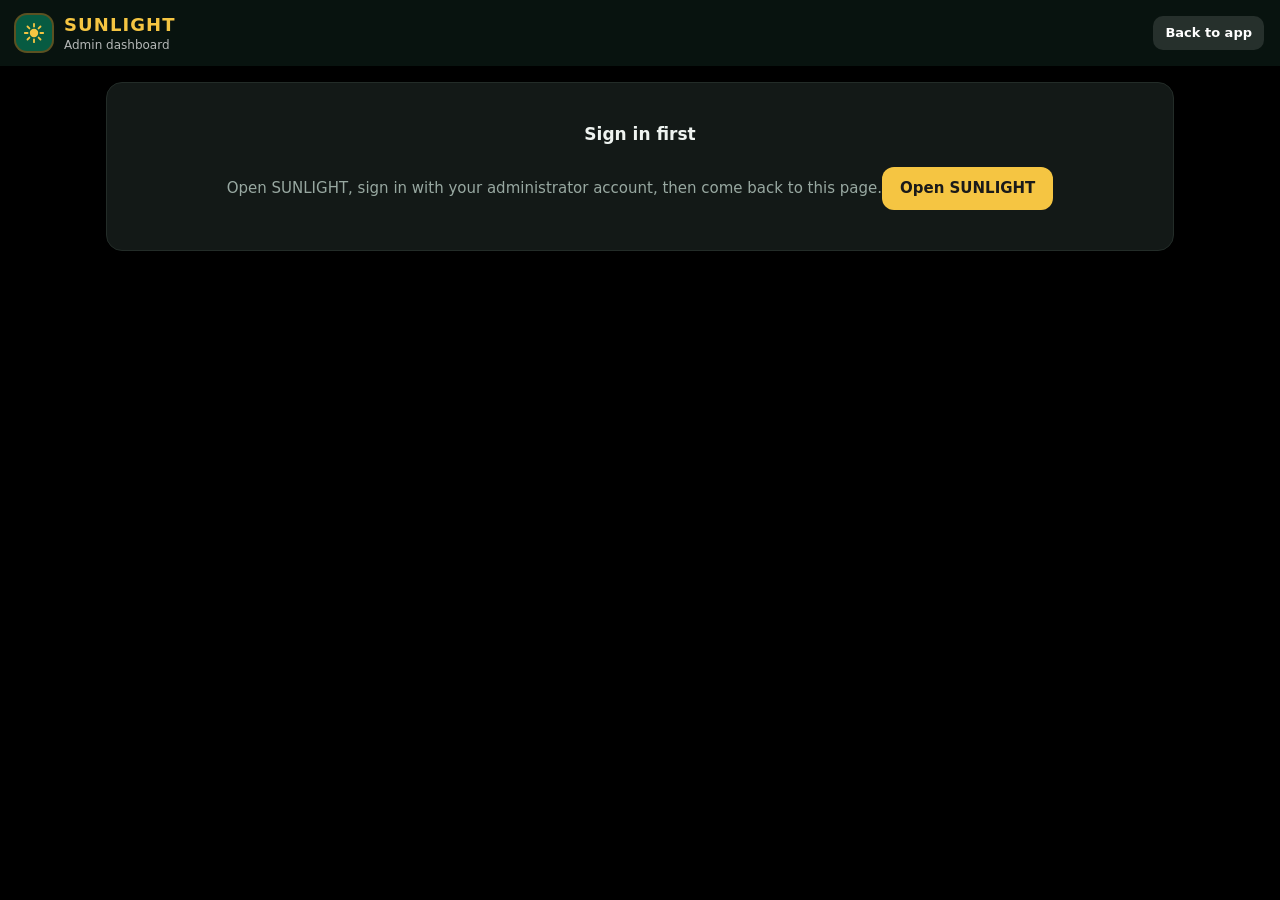
<file: public/admin.html>
<!doctype html>
<html lang="en">
<head>
<meta charset="utf-8">
<meta name="viewport" content="width=device-width,initial-scale=1,viewport-fit=cover">
<meta name="robots" content="noindex,nofollow">
<title>SUNLIGHT Admin</title>
<script>try{document.documentElement.dataset.theme=localStorage.getItem("sl_theme")==="light"?"light":"dark"}catch(e){document.documentElement.dataset.theme="dark"}</script>
<style>
:root,:root[data-theme="light"]{--green:#075B42;--green-d:#054733;--gold:#F5C542;--bg:#E9EFEC;--surface:#fff;--text:#17231F;--muted:#6B7A74;--line:#E3EAE6;--soft:#F4F8F6;--head:#075B42;--accent:#075B42;--danger:#C93B3B;--danger-s:#FCE9E9;--ok:#13804F;--ok-s:#DDF3E8;--shadow:0 4px 18px rgba(7,91,66,.10)}
:root[data-theme="dark"]{--bg:#000;--surface:#131917;--text:#EEF3F0;--muted:#98A8A1;--line:#232C28;--soft:#1A211E;--head:#08130F;--accent:#F5C542;--danger:#FF7B7B;--danger-s:#3A1B1B;--ok:#58D69A;--ok-s:#0E3325;--shadow:0 4px 18px rgba(0,0,0,.5);color-scheme:dark}
*{box-sizing:border-box;margin:0;padding:0;-webkit-tap-highlight-color:transparent}
html,body{min-height:100%}
body{font-family:Inter,system-ui,-apple-system,Segoe UI,Roboto,sans-serif;background:var(--bg);color:var(--text);font-size:15px;line-height:1.4}
button{font:inherit;color:inherit;background:none;border:0;cursor:pointer}
input,select{font:inherit;color:inherit}
:focus-visible{outline:2px solid var(--gold);outline-offset:2px}
.top{position:sticky;top:0;z-index:5;background:var(--head);color:#fff;display:flex;align-items:center;gap:12px;padding:12px 16px;padding-top:max(12px,env(safe-area-inset-top))}
.logo{width:36px;height:36px;border-radius:11px;background:var(--green);display:grid;place-items:center;flex:none;box-shadow:0 0 0 2px rgba(245,197,66,.35)}
.top h1{font-size:18px;letter-spacing:.06em;font-weight:800;color:var(--gold)}
.top small{display:block;color:rgba(255,255,255,.7);font-size:12px;letter-spacing:0;font-weight:500}
.top .sp{flex:1}
.top a,.top button.lnk{color:#fff;text-decoration:none;font-size:13px;font-weight:600;padding:8px 12px;border-radius:10px;background:rgba(255,255,255,.12)}
main{max-width:1100px;margin:0 auto;padding:16px}
h2{font-size:20px;margin:6px 0 14px}
.stats{display:grid;grid-template-columns:repeat(2,1fr);gap:12px;margin-bottom:16px}
@media(min-width:760px){.stats{grid-template-columns:repeat(4,1fr)}}
.card{background:var(--surface);border:1px solid var(--line);border-radius:16px;box-shadow:var(--shadow)}
.stat{padding:14px 16px}
.stat span{display:block;color:var(--muted);font-size:12.5px;font-weight:600;text-transform:uppercase;letter-spacing:.05em}
.stat b{display:block;font-size:28px;margin-top:4px;font-weight:800}
.stat.g b{color:var(--ok)}.stat.r b{color:var(--danger)}.stat.y b{color:var(--accent)}
.bar{display:flex;flex-wrap:wrap;gap:10px;padding:12px;margin-bottom:12px;align-items:center}
.search{flex:1 1 220px;display:flex;align-items:center;gap:8px;background:var(--soft);border-radius:12px;padding:0 12px;border:1.5px solid transparent}
.search:focus-within{border-color:var(--gold)}
.search input{flex:1;min-width:0;background:none;border:0;outline:0;padding:11px 0}
.chips{display:flex;gap:6px}
.chip{padding:9px 14px;border-radius:999px;background:var(--soft);font-weight:600;font-size:13.5px}
.chip[aria-pressed=true]{background:var(--green);color:#fff}
:root[data-theme=dark] .chip[aria-pressed=true]{background:var(--gold);color:#1a1a1a}
select{background:var(--soft);border:0;border-radius:12px;padding:10px 12px;font-weight:600}
.list{overflow:hidden}
.hd,.urow{display:grid;grid-template-columns:minmax(0,2.2fr) .7fr 1.3fr 1.2fr .9fr;gap:12px;align-items:center;padding:12px 16px}
.hd{color:var(--muted);font-size:12px;text-transform:uppercase;letter-spacing:.05em;font-weight:700;border-bottom:1px solid var(--line)}
.urow{width:100%;text-align:left;border-bottom:1px solid var(--line)}
.urow:last-child{border-bottom:0}
.urow:hover{background:var(--soft)}
.who{display:flex;align-items:center;gap:12px;min-width:0}
.who div{min-width:0}
.who strong{display:block;white-space:nowrap;overflow:hidden;text-overflow:ellipsis}
.who small{display:block;color:var(--muted);white-space:nowrap;overflow:hidden;text-overflow:ellipsis}
.av{width:40px;height:40px;border-radius:50%;flex:none;display:grid;place-items:center;color:#fff;font-weight:700;font-size:14px;background:var(--green);overflow:hidden;position:relative}
.av img{position:absolute;inset:0;width:100%;height:100%;object-fit:cover}
.av.lg{width:64px;height:64px;font-size:22px}
.badge{display:inline-block;padding:4px 10px;border-radius:999px;font-size:12px;font-weight:700}
.badge.active{background:var(--ok-s);color:var(--ok)}.badge.suspended{background:var(--danger-s);color:var(--danger)}
.muted{color:var(--muted)}
.lbl{display:none;color:var(--muted);font-size:11.5px;text-transform:uppercase;letter-spacing:.04em;font-weight:700}
@media(max-width:759px){
 .hd{display:none}
 .urow{grid-template-columns:1fr 1fr;gap:8px 12px;padding:14px 16px}
 .urow .who{grid-column:1/-1}
 .lbl{display:block}
 .urow .st{justify-self:start}
}
.pager{display:flex;align-items:center;justify-content:space-between;gap:10px;padding:12px 4px;flex-wrap:wrap}
.pager button{padding:10px 16px;border-radius:12px;background:var(--surface);border:1px solid var(--line);font-weight:600}
.pager button:disabled{opacity:.4;cursor:default}
.state{padding:40px 20px;text-align:center;color:var(--muted)}
.state b{display:block;color:var(--text);font-size:17px;margin-bottom:6px}
.state button,.btn{margin-top:14px;padding:11px 18px;border-radius:12px;background:var(--green);color:#fff;font-weight:700}
:root[data-theme=dark] .state button,:root[data-theme=dark] .btn{background:var(--gold);color:#1a1a1a}
:root .btn.danger,:root[data-theme=dark] .btn.danger{background:var(--danger-s);color:var(--danger);border:1px solid var(--danger)}
:root .btn.ok,:root[data-theme=dark] .btn.ok{background:var(--ok-s);color:var(--ok);border:1px solid var(--ok)}
.btn:disabled{opacity:.5}
.sk{height:64px;margin:0;border-bottom:1px solid var(--line);background:linear-gradient(90deg,var(--soft),var(--line),var(--soft));background-size:200% 100%;animation:sh 1.2s infinite}
@keyframes sh{to{background-position:-200% 0}}
.scrim{position:fixed;inset:0;background:rgba(0,0,0,.5);z-index:20;display:flex;justify-content:flex-end}
.scrim[hidden]{display:none}
.panel{background:var(--surface);width:min(440px,100%);height:100%;overflow:auto;padding:18px 18px calc(24px + env(safe-area-inset-bottom));box-shadow:-8px 0 30px rgba(0,0,0,.25)}
@media(max-width:759px){.scrim{align-items:flex-end}.panel{width:100%;height:auto;max-height:92%;border-radius:20px 20px 0 0}}
.ph{display:flex;align-items:center;gap:14px;margin-bottom:14px}
.ph h3{font-size:19px}.ph p{color:var(--muted)}
.x{margin-left:auto;font-size:22px;padding:6px 10px;color:var(--muted)}
.kv{display:grid;grid-template-columns:1fr 1.4fr;gap:10px 12px;padding:12px 0;border-top:1px solid var(--line)}
.kv span{color:var(--muted)}.kv b{font-weight:600;word-break:break-word}
.cnt{display:grid;grid-template-columns:repeat(3,1fr);gap:8px;margin:12px 0}
.cnt div{background:var(--soft);border-radius:12px;padding:10px;text-align:center}
.cnt b{display:block;font-size:19px}.cnt span{font-size:11.5px;color:var(--muted)}
.note{font-size:12.5px;color:var(--muted);margin-top:10px}
.toast{position:fixed;left:50%;bottom:24px;transform:translateX(-50%);background:#16211d;color:#fff;padding:12px 18px;border-radius:12px;z-index:30;max-width:90%;text-align:center}
.toast[hidden]{display:none}
.sec{border-top:1px solid var(--line);margin-top:16px;padding-top:14px}
.sec h4{font-size:14px;margin-bottom:10px}
.fld{display:block;margin-bottom:10px}.fld span{display:block;font-size:12px;color:var(--muted);font-weight:600;margin-bottom:4px}
.fld input{width:100%;background:var(--soft);border:1.5px solid transparent;border-radius:12px;padding:11px 12px;outline:0}
.fld input:focus{border-color:var(--gold)}
.chk{display:flex;gap:10px;align-items:flex-start;margin:6px 0 12px;font-size:13.5px}
.chk input{margin-top:3px;width:18px;height:18px;flex:none}
.pw{display:flex;gap:8px;align-items:center;background:var(--soft);border:1.5px dashed var(--gold);border-radius:12px;padding:12px;margin:10px 0}
.pw code{flex:1;font-size:20px;font-weight:800;letter-spacing:.08em;word-break:break-all}
.pw button{padding:8px 12px;border-radius:10px;background:var(--green);color:#fff;font-weight:700}
:root[data-theme=dark] .pw button{background:var(--gold);color:#1a1a1a}
.logl{font-size:13px;color:var(--muted);padding:6px 0;border-bottom:1px solid var(--line)}.logl b{color:var(--text)}
.btn.sm{margin-top:0;padding:9px 14px;font-size:14px}
.row2{display:flex;gap:8px;flex-wrap:wrap}
.sr{position:absolute;width:1px;height:1px;overflow:hidden;clip:rect(0 0 0 0)}

.tabs{display:flex;gap:6px;margin-bottom:14px;overflow-x:auto}.tab{padding:10px 16px;border-radius:12px;background:var(--surface);border:1px solid var(--line);font-weight:700;font-size:14px;white-space:nowrap;display:inline-flex;gap:8px;align-items:center}
.tab[aria-selected=true]{background:var(--green);color:#fff;border-color:var(--green)}:root[data-theme=dark] .tab[aria-selected=true]{background:var(--gold);color:#1a1a1a;border-color:var(--gold)}
.tab .n{background:var(--danger);color:#fff;border-radius:999px;font-size:11.5px;padding:1px 7px;font-weight:800}.tab .n[hidden]{display:none}
.stats.five{grid-template-columns:repeat(2,1fr)}@media(min-width:760px){.stats.five{grid-template-columns:repeat(5,1fr)}}
.badge.open{background:rgba(245,197,66,.2);color:#B58900}:root[data-theme=dark] .badge.open{color:var(--gold)}.badge.review,.badge.progress{background:rgba(80,150,255,.16);color:#2f6fd0}:root[data-theme=dark] .badge.review,:root[data-theme=dark] .badge.progress{color:#7db4ff}.badge.resolved{background:var(--ok-s);color:var(--ok)}.badge.rejected{background:var(--danger-s);color:var(--danger)}
.rrow{width:100%;text-align:left;display:grid;grid-template-columns:.5fr 1.6fr 1.1fr 1fr .9fr;gap:12px;align-items:center;padding:12px 16px;border-bottom:1px solid var(--line)}.rrow:hover{background:var(--soft)}.rrow:last-child{border-bottom:0}
.rhd{display:grid;grid-template-columns:.5fr 1.6fr 1.1fr 1fr .9fr;gap:12px;padding:12px 16px;color:var(--muted);font-size:12px;text-transform:uppercase;letter-spacing:.05em;font-weight:700;border-bottom:1px solid var(--line)}
.rrow small{display:block;color:var(--muted);white-space:nowrap;overflow:hidden;text-overflow:ellipsis}.rrow strong{display:block;white-space:nowrap;overflow:hidden;text-overflow:ellipsis}
.newdot{display:inline-block;background:var(--gold);color:#1a1a1a;font-size:11px;font-weight:800;border-radius:999px;padding:1px 7px;margin-left:6px}
@media(max-width:759px){.rhd{display:none}.rrow{grid-template-columns:1fr 1fr;gap:6px 12px}}
.thr{display:flex;flex-direction:column;gap:8px;max-height:46vh;overflow:auto;padding:4px 0 8px}.bub{max-width:88%;padding:9px 12px;border-radius:14px;background:var(--soft);align-self:flex-start;white-space:pre-wrap;word-break:break-word;font-size:14.5px}.bub.adm{background:var(--gold);color:#1a1a1a;align-self:flex-end}.bub small{display:block;font-size:11px;opacity:.7;margin-top:3px}.bub img,.evid{display:block;max-width:100%;max-height:260px;border-radius:10px;margin-top:6px}
.fld textarea,.ta{width:100%;background:var(--soft);border:1.5px solid var(--line);border-radius:12px;padding:11px 12px;min-height:80px;font:inherit;color:inherit;resize:vertical}
.quote{background:var(--soft);border-left:3px solid var(--gold);padding:8px 12px;border-radius:8px;white-space:pre-wrap;word-break:break-word;margin:6px 0}
</style>
</head>
<body>
<header class="top">
  <span class="logo" aria-hidden="true"><svg width="22" height="22" viewBox="0 0 24 24" fill="#F5C542"><circle cx="12" cy="12" r="4.6"/><g stroke="#F5C542" stroke-width="2" stroke-linecap="round"><path d="M12 2v3M12 19v3M2 12h3M19 12h3M4.9 4.9l2.1 2.1M17 17l2.1 2.1M19.1 4.9L17 7M7 17l-2.1 2.1"/></g></svg></span>
  <h1>SUNLIGHT<small>Admin dashboard</small></h1>
  <span class="sp"></span>
  <a href="/">Back to app</a>
</header>
<main id="main"><div class="state"><b>Loading…</b></div></main>

<div class="scrim" id="scrim" hidden><div class="panel" id="panel" role="dialog" aria-modal="true" aria-label="User details"></div></div>
<div class="toast" id="toast" hidden></div>

<script>
const $ = s => document.querySelector(s);
const esc = s => String(s == null ? '' : s).replace(/[&<>"']/g, c => ({ '&': '&amp;', '<': '&lt;', '>': '&gt;', '"': '&quot;', "'": '&#39;' }[c]));
const token = (() => { try { return localStorage.getItem('sl_token'); } catch { return null; } })();
let st = { q: '', status: 'all', sort: 'newest', page: 1 }, phoneOn = false, seq = 0, reqN = 0, timer = 0;
async function api(path, body) {
  let res; try { res = await fetch('/api/' + path, { method: body ? 'POST' : 'GET', headers: { 'content-type': 'application/json', authorization: 'Bearer ' + token }, body: body ? JSON.stringify(body) : undefined }); }
  catch { const e = new Error('Cannot reach the server. Check your internet connection.'); e.net = true; throw e; }
  const d = await res.json().catch(() => null);
  if (!res.ok) { const e = new Error((d && d.error) || 'Something went wrong'); e.status = res.status; throw e; }
  return d;
}
function toast(t) { const el = $('#toast'); el.textContent = t; el.hidden = false; clearTimeout(toast.t); toast.t = setTimeout(() => el.hidden = true, 3200); }
const fmtDate = ts => ts ? new Date(ts).toLocaleDateString([], { day: 'numeric', month: 'short', year: 'numeric' }) : 'Unknown';
const fmtTime = ts => ts ? new Date(ts).toLocaleString([], { day: 'numeric', month: 'short', year: 'numeric', hour: '2-digit', minute: '2-digit' }) : 'Unknown';
const COLORS = ['#075B42', '#0F7B5C', '#7A5C00', '#2F6F9F', '#6B4FA0', '#B5532F', '#334155', '#A07800'];
const initials = n => (String(n).trim().split(/\s+/).slice(0, 2).map(w => w[0]).join('') || '?').toUpperCase();
const avCache = new Map();
function avatar(u, big) {
  const id = 'av' + (++seq);
  if (u.avatar) setTimeout(async () => {
    try { let url = avCache.get(u.avatar); if (!url) { const d = await api('media/' + encodeURIComponent(u.avatar)); url = 'data:' + d.type + ';base64,' + d.data; avCache.set(u.avatar, url); } const el = document.getElementById(id); if (el) el.insertAdjacentHTML('beforeend', `<img alt="" src="${url}">`); } catch {}
  }, 0);
  return `<span class="av${big ? ' lg' : ''}" id="${id}" style="background:${COLORS[u.id % COLORS.length]}">${esc(initials(u.name || u.username))}</span>`;
}
const badge = s => `<span class="badge ${s}">${s === 'suspended' ? 'Suspended' : 'Active'}</span>`;

/* ---------- gatekeeping ---------- */
async function gate() {
  if (!token) return state('Sign in first', 'Open SUNLIGHT, sign in with your administrator account, then come back to this page.', '<a class="btn" style="display:inline-block;text-decoration:none" href="/">Open SUNLIGHT</a>');
  try { await api('admin/overview'); }
  catch (e) {
    if (e.status === 401) return state('Please sign in again', 'Your session has ended. Sign in to SUNLIGHT, then reopen this page.', '<a class="btn" style="display:inline-block;text-decoration:none" href="/">Open SUNLIGHT</a>');
    if (e.status === 404 || e.status === 403) {
      let id = ''; try { id = (await api('me')).user.id; } catch {}
      return state('Administrators only', 'This account does not have administrator access.' + (id ? ` Your user ID is <b style="display:inline">${esc(id)}</b>. The owner grants access by adding this ID to the <code>ADMIN_USER_IDS</code> setting of the Worker.` : ''));
    }
    return state('Could not load', esc(e.message), '<button id="retry">Try again</button>', () => $('#retry').onclick = gate);
  }
  shell();
}
function state(title, text, extra, hook) { $('#main').innerHTML = `<div class="card state"><b>${esc(title)}</b>${text}${extra || ''}</div>`; if (hook) hook(); }

/* ---------- dashboard ---------- */
let tab = 'users', navTimer = 0, panelPoll = 0;
const TABS = [['users', 'Users'], ['reports', 'Reports'], ['support', 'Support Inbox']];
function shell() {
  $('#main').innerHTML = `<div class="tabs" role="tablist">${TABS.map(t => `<button class="tab" role="tab" data-tab="${t[0]}" aria-selected="${t[0] === tab}">${t[1]}<span class="n" id="n_${t[0]}" hidden></span></button>`).join('')}</div><div id="view"></div>`;
  document.querySelectorAll('.tab').forEach(b => b.onclick = () => { tab = b.dataset.tab; document.querySelectorAll('.tab').forEach(x => x.setAttribute('aria-selected', x === b)); showTab(); });
  clearInterval(navTimer); navTimer = setInterval(refreshNav, 15000); showTab();
}
async function refreshNav() {
  try {
    const o = await api('admin/overview');
    const set = (id, n) => { const e = $('#' + id); if (e) { e.textContent = n; e.hidden = !n; } };
    set('n_reports', o.reports_pending); set('n_support', o.support_unread);
    if (tab === 'support' && window.supLoad && o.support_unread !== refreshNav.last && $('#scrim').hidden) window.supLoad();
    if (tab === 'reports' && window.repLoad && o.reports_pending !== refreshNav.lastR && $('#scrim').hidden) window.repLoad();
    refreshNav.lastR = o.reports_pending;
    refreshNav.last = o.support_unread;
  } catch {}
}
function showTab() { refreshNav(); clearTimeout(timer); ++reqN; if (tab === 'users') showUsers(); else if (tab === 'reports') showReports(); else showSupport(); }
function showUsers() {
  $('#view').innerHTML = `
  <h2>Users</h2>
  <div class="stats" id="stats"></div>
  <div class="card bar">
    <label class="search"><span class="sr">Search users</span><svg width="16" height="16" viewBox="0 0 24 24" fill="none" stroke="currentColor" stroke-width="2.4" stroke-linecap="round"><circle cx="11" cy="11" r="7"/><path d="M20 20l-3.5-3.5"/></svg><input id="q" type="search" placeholder="Search username or user ID" autocomplete="off" maxlength="40"></label>
    <div class="chips" role="group" aria-label="Filter by status">
      <button class="chip" data-s="all" aria-pressed="true">All</button><button class="chip" data-s="active" aria-pressed="false">Active</button><button class="chip" data-s="suspended" aria-pressed="false">Suspended</button>
    </div>
    <label><span class="sr">Sort</span><select id="sort"><option value="newest">Newest first</option><option value="oldest">Oldest first</option></select></label>
  </div>
  <div class="card list" id="list"></div>
  <div class="pager" id="pager"></div>`;
  $('#q').addEventListener('input', e => { clearTimeout(timer); timer = setTimeout(() => { st.q = e.target.value.trim(); st.page = 1; load(); }, 300); });
  document.querySelectorAll('.chip').forEach(c => c.onclick = () => { st.status = c.dataset.s; st.page = 1; document.querySelectorAll('.chip').forEach(x => x.setAttribute('aria-pressed', x === c)); load(); });
  $('#sort').onchange = e => { st.sort = e.target.value; st.page = 1; load(); };
  loadStats(); load();
}
async function loadStats() {
  try {
    const o = await api('admin/overview'); phoneOn = o.phone_enabled;
    $('#stats').innerHTML = [['Total users', o.total, ''], ['Active', o.active, 'g'], ['Suspended', o.suspended, 'r'], ['New (last 7 days)', o.recent, 'y']].map(([l, v, c]) => `<div class="card stat ${c}"><span>${l}</span><b>${v}</b></div>`).join('');
  } catch (e) { $('#stats').innerHTML = `<div class="card stat" style="grid-column:1/-1"><span>${esc(e.message)}</span></div>`; }
}
async function load() {
  const my = ++reqN, list = $('#list');
  list.innerHTML = '<div class="sk"></div>'.repeat(5); $('#pager').innerHTML = '';
  try {
    const qs = new URLSearchParams({ q: st.q, status: st.status, sort: st.sort, page: st.page, per: 20 });
    const d = await api('admin/users?' + qs); if (my !== reqN) return;   // a newer search already started
    phoneOn = d.phone_enabled;
    if (!d.users.length) { list.innerHTML = `<div class="state"><b>${st.q || st.status !== 'all' ? 'No users match' : 'No users yet'}</b>${st.q || st.status !== 'all' ? 'Try a different search or filter.' : 'Accounts will appear here as people register.'}</div>`; return pager(d); }
    list.innerHTML = `<div class="hd"><span>User</span><span>ID</span><span>Phone</span><span>Registered</span><span>Status</span></div>` + d.users.map(u => `
      <button class="urow" data-id="${u.id}" aria-label="Open ${esc(u.username)}">
        <span class="who">${avatar(u)}<div><strong>@${esc(u.username)}</strong><small>${esc(u.name)}</small></div></span>
        <span><span class="lbl">ID</span>${u.id}</span>
        <span><span class="lbl">Phone</span>${u.phone ? esc(u.phone) : '<span class="muted">' + 'Not added' + '</span>'}</span>
        <span><span class="lbl">Registered</span>${fmtDate(u.created_at)}</span>
        <span class="st"><span class="lbl">Status</span>${badge(u.status)}</span>
      </button>`).join('');
    pager(d);
  } catch (e) {
    if (my !== reqN) return;
    list.innerHTML = `<div class="state"><b>Could not load users</b>${esc(e.message)}<br><button id="retry">Try again</button></div>`; $('#retry').onclick = load;
  }
}
function pager(d) {
  const a = (d.page - 1) * d.per + 1, b = Math.min(d.total, d.page * d.per);
  $('#pager').innerHTML = `<span class="muted">${d.total ? `${a}–${b} of ${d.total}` : '0 users'} · Page ${d.page} of ${d.pages}</span><span><button id="prev" ${d.page <= 1 ? 'disabled' : ''}>Previous</button> <button id="next" ${d.page >= d.pages ? 'disabled' : ''}>Next</button></span>`;
  $('#prev').onclick = () => { st.page--; load(); scrollTo(0, 0); }; $('#next').onclick = () => { st.page++; load(); scrollTo(0, 0); };
}
document.addEventListener('click', e => { const r = e.target.closest('.urow'); if (r) openUser(+r.dataset.id); });

/* ---------- details ---------- */
const closeP = () => { $('#scrim').hidden = true; clearInterval(panelPoll); };
$('#scrim').addEventListener('click', e => { if (e.target.id === 'scrim') closeP(); });
document.addEventListener('keydown', e => { if (e.key === 'Escape') closeP(); });
async function openUser(id) {
  const p = $('#panel'); $('#scrim').hidden = false; p.innerHTML = '<div class="state"><b>Loading…</b></div>';
  try {
    const d = await api('admin/user?id=' + id), u = d.user, c = d.counts;
    p.innerHTML = `<div class="ph">${avatar(u, true)}<div><h3>${esc(u.name)}</h3><p>@${esc(u.username)}</p></div><button class="x" id="cl" aria-label="Close">×</button></div>
      <div>${badge(u.status)}${u.admin ? ' <span class="badge active">Administrator</span>' : ''}${u.online ? ' <span class="badge active">Online now</span>' : ''}</div>
      <div class="kv" style="margin-top:14px"><span>User ID</span><b>${u.id}</b><span>Username</span><b>@${esc(u.username)}</b><span>Name</span><b>${esc(u.name)}</b>
        <span>Phone</span><b>${u.phone ? esc(u.phone) : '<span class="muted">' + (d.phone_enabled ? 'Not added' : 'Not added') + '</span>'}</b>
        <span>Email</span><b>${u.email ? esc(u.email) : '<span class="muted">Not added</span>'}</b>
        <span>Registered</span><b>${fmtTime(u.created_at)}</b><span>Last seen</span><b>${u.online ? 'Now' : fmtTime(u.last_seen)}</b>
        ${u.suspended_at ? `<span>Suspended on</span><b>${fmtTime(u.suspended_at)}</b>` : ''}</div>
      <div class="cnt"><div><b>${c.contacts}</b><span>Contacts</span></div><div><b>${c.messages_sent}</b><span>Messages sent</span></div><div><b>${c.groups}</b><span>Groups</span></div><div><b>${c.channels}</b><span>Channels</span></div><div><b>${c.active_statuses}</b><span>Live statuses</span></div><div><b>${c.logged_in_devices}</b><span>Signed-in devices</span></div></div>
      ${c.reports_against ? `<p class="note">Reports filed against this user: <b>${c.reports_against}</b></p>` : ''}
      ${u.admin ? '' : `
      <div class="sec"><h4>Edit details</h4>
        <label class="fld"><span>Name</span><input id="eName" maxlength="40" value="${esc(u.name)}"></label>
        <label class="fld"><span>Username</span><input id="eUser" maxlength="20" value="${esc(u.username)}" autocapitalize="none"></label>
        <label class="fld"><span>Phone number (with country code; leave empty to remove)</span><input id="ePhone" type="tel" maxlength="20" value="${esc(u.phone || '')}" placeholder="+2348031234567"></label>
        <label class="fld"><span>Email (leave empty to remove)</span><input id="eMail" type="email" maxlength="120" value="${esc(u.email || '')}" autocapitalize="none"></label>
        <div class="row2"><button class="btn sm" id="eSave">Save changes</button>${u.avatar ? '<button class="btn sm danger" id="eAv">Remove photo</button>' : ''}</div>
        <p class="note" id="eMsg"></p></div>
      <div class="sec"><h4>Forgot password</h4>
        <p class="note" style="margin:0 0 8px">Only after you have confirmed the person really owns this account. A new password is created and shown once; the user is signed out everywhere. Users cannot change their password themselves. You may type your own password below, or leave it empty to generate one.</p>
        <label class="fld"><span>Custom password (optional, 8+ characters, letter and number)</span><input id="pwCustom" type="text" maxlength="100" autocomplete="off"></label>
        <label class="chk"><input type="checkbox" id="pwOk"><span>I have verified that this person is the owner of the account.</span></label>
        <button class="btn sm danger" id="pwBtn" disabled>Reset password</button>
        <div id="pwOut"></div></div>`}
      ${u.admin ? '' : u.status === 'suspended' ? '<button class="btn ok" id="tg" style="width:100%">Reactivate account</button>' : '<button class="btn danger" id="tg" style="width:100%">Suspend account</button>'}
      ${d.log && d.log.length ? `<div class="sec"><h4>Recent admin actions</h4>${d.log.map(l => `<div class="logl"><b>${esc(({ edit: 'Edited', password_reset: 'Password reset', suspend: 'Suspended', reactivate: 'Reactivated' })[l.action] || l.action)}</b>${l.detail ? ' · ' + esc(l.detail) : ''}<br>${esc(l.admin || 'admin')} · ${fmtTime(l.created_at)}</div>`).join('')}</div>` : ''}
      <p class="note">Private messages, passwords and sign-in tokens are never shown here. A suspended account is signed out everywhere and cannot sign in until reactivated; its data is kept.</p>`;
    $('#cl').onclick = closeP;
    const msg = (t, bad) => { const m = $('#eMsg'); if (m) { m.textContent = t; m.style.color = bad ? 'var(--danger)' : 'var(--ok)'; } };
    const es = $('#eSave'); if (es) es.onclick = async () => {
      es.disabled = true;
      try { const r = await api('admin/users/update', { id: u.id, name: $('#eName').value, username: $('#eUser').value, email: $('#eMail').value, phone: $('#ePhone').value }); toast(r.changed.length ? 'Saved' : 'Nothing changed'); if (r.changed.length) { openUser(u.id); load(); } else es.disabled = false; }
      catch (e) { msg(e.message, true); es.disabled = false; }
    };
    const ea = $('#eAv'); if (ea) ea.onclick = async () => { if (!confirm('Remove this user\'s profile photo?')) return; try { await api('admin/users/update', { id: u.id, remove_avatar: true }); toast('Photo removed'); openUser(u.id); load(); } catch (e) { msg(e.message, true); } };
    const pc = $('#pwOk'); if (pc) { pc.onchange = () => $('#pwBtn').disabled = !pc.checked; $('#pwBtn').onclick = async () => {
      if (!confirm(`Reset the password of @${u.username}? They will be signed out everywhere.`)) return;
      $('#pwBtn').disabled = true;
      try {
        const r = await api('admin/users/password', { id: u.id, verified: true, password: ($('#pwCustom') ? $('#pwCustom').value : '') });
        $('#pwOut').innerHTML = `<p class="note" style="color:var(--ok)"><b>Password reset.</b> Give this to the owner now. It will not be shown again.</p><div class="pw"><code id="pwTxt">${esc(r.password)}</code><button id="pwCp" type="button">Copy</button></div>`;
        $('#pwCp').onclick = async () => { try { await navigator.clipboard.writeText(r.password); toast('Copied'); } catch { toast('Select and copy it manually'); } };
        pc.checked = false; pc.disabled = true;
      } catch (e) { toast(e.message); $('#pwBtn').disabled = false; }
    }; }
    const tg = $('#tg'); if (tg) tg.onclick = async () => {
      const sus = u.status !== 'suspended';
      if (!confirm(sus ? `Suspend @${u.username}? They will be signed out and unable to use SUNLIGHT until you reactivate them.` : `Reactivate @${u.username}?`)) return;
      tg.disabled = true;
      try { await api('admin/users/status', { id: u.id, suspended: sus }); toast(sus ? 'Account suspended' : 'Account reactivated'); openUser(u.id); loadStats(); load(); } catch (e) { toast(e.message); tg.disabled = false; }
    };
  } catch (e) { p.innerHTML = `<div class="ph"><h3>Could not load</h3><button class="x" id="cl">×</button></div><p class="muted">${esc(e.message)}</p>`; $('#cl').onclick = closeP; }
}
/* ---------- shared helpers for Reports and Support ---------- */
const RLBL = { open: 'Pending', review: 'Under review', resolved: 'Resolved', rejected: 'Rejected' }, SLBL = { open: 'Pending', progress: 'In Progress', resolved: 'Resolved' };
const CATL = { harassment: 'Harassment', spam: 'Spam', fake_account: 'Fake Account', inappropriate: 'Inappropriate Content', scam: 'Scam or Fraud', other: 'Other', threats: 'Threats or violence', contact: 'Contact Admin', problem: 'Problem', help: 'Help', account: 'Account Support' };
const fmtDT = ts => ts ? new Date(ts).toLocaleString([], { day: 'numeric', month: 'short', year: 'numeric', hour: '2-digit', minute: '2-digit' }) : '';
const imgCache = new Map();
function secureImg(el, key) {                              // images are private: fetched with the admin token
  if (!imgCache.has(key)) imgCache.set(key, api('media/' + key).then(d => 'data:' + d.type + ';base64,' + d.data));
  imgCache.get(key).then(u => { el.src = u; }).catch(() => { el.replaceWith(Object.assign(document.createElement('span'), { className: 'muted', textContent: '(image unavailable)' })); });
}
function pager2(d, fn, what) {
  const a = (d.page - 1) * d.per + 1, b = Math.min(d.total, d.page * d.per), el = $('#pager');
  el.innerHTML = `<span class="muted">${d.total ? `${a}–${b} of ${d.total}` : '0 ' + what} · Page ${d.page} of ${d.pages}</span><span><button id="prev" ${d.page <= 1 ? 'disabled' : ''}>Previous</button> <button id="next" ${d.page >= d.pages ? 'disabled' : ''}>Next</button></span>`;
  $('#prev').onclick = () => fn(-1); $('#next').onclick = () => fn(1);
}

/* ---------- REPORTS ---------- */
let rs = { q: '', status: 'all', category: 'all', page: 1 };
function showReports() {
  $('#view').innerHTML = `<h2>Reports</h2><div class="stats five" id="rstats"></div>
  <div class="card bar"><label class="search"><span class="sr">Search reports</span><svg width="16" height="16" viewBox="0 0 24 24" fill="none" stroke="currentColor" stroke-width="2.4" stroke-linecap="round"><circle cx="11" cy="11" r="7"/><path d="M20 20l-3.5-3.5"/></svg><input id="rq" type="search" placeholder="Search username or report ID" autocomplete="off" value="${esc(rs.q)}"></label>
  <div class="chips" role="group" aria-label="Filter by status">${[['all', 'All'], ['open', 'Pending'], ['review', 'Under review'], ['resolved', 'Resolved'], ['rejected', 'Rejected']].map(([k, l]) => `<button class="chip" data-s="${k}" aria-pressed="${rs.status === k}">${l}</button>`).join('')}</div>
  <label><span class="sr">Category</span><select id="rcat"><option value="all">All categories</option>${['harassment', 'spam', 'fake_account', 'inappropriate', 'scam', 'other', 'threats'].map(c => `<option value="${c}" ${rs.category === c ? 'selected' : ''}>${CATL[c]}</option>`).join('')}</select></label></div>
  <div class="card list" id="list"></div><div class="pager" id="pager"></div>`;
  $('#rq').addEventListener('input', e => { clearTimeout(timer); timer = setTimeout(() => { rs.q = e.target.value.trim(); rs.page = 1; repLoad(); }, 300); });
  document.querySelectorAll('#view .chip').forEach(c => c.onclick = () => { rs.status = c.dataset.s; rs.page = 1; document.querySelectorAll('#view .chip').forEach(x => x.setAttribute('aria-pressed', x === c)); repLoad(); });
  $('#rcat').onchange = e => { rs.category = e.target.value; rs.page = 1; repLoad(); };
  repLoad();
}
async function repLoad() {
  if (tab !== 'reports' || !$('#list')) return;
  const my = ++reqN, list = $('#list');
  try {
    const d = await api('admin/reports?' + new URLSearchParams({ q: rs.q, status: rs.status, category: rs.category, page: rs.page, per: 20 })); if (my !== reqN) return;
    const c = d.stats; $('#rstats').innerHTML = [['Total reports', c.total, ''], ['Pending', c.pending, 'y'], ['Under review', c.review, ''], ['Resolved', c.resolved, 'g'], ['Rejected', c.rejected, 'r']].map(([l, v, k]) => `<div class="card stat ${k}"><span>${l}</span><b>${v}</b></div>`).join('');
    if (!d.reports.length) { list.innerHTML = `<div class="state"><b>${rs.q || rs.status !== 'all' || rs.category !== 'all' ? 'No reports match' : 'No reports yet'}</b>${rs.q || rs.status !== 'all' || rs.category !== 'all' ? 'Try a different search or filter.' : 'Reports submitted by users will appear here.'}</div>`; return pager2(d, n => { rs.page += n; repLoad(); }, 'reports'); }
    list.innerHTML = `<div class="rhd"><span>ID</span><span>Reporter → Reported</span><span>Category</span><span>Date</span><span>Status</span></div>` + d.reports.map(r => `
      <button class="rrow" data-rid="${r.id}" aria-label="Open report ${r.id}"><span><span class="lbl">ID</span>#${r.id}</span>
      <span><strong>@${esc(r.reporter || '?')} → @${esc(r.reported || '?')}</strong><small>${r.has_evidence ? '📎 ' : ''}${esc(r.details || 'No description')}</small></span>
      <span><span class="lbl">Category</span>${esc(CATL[r.reason] || r.reason)}</span><span><span class="lbl">Date</span>${fmtDT(r.created_at)}</span><span><span class="lbl">Status</span><span class="badge ${r.status}">${RLBL[r.status] || r.status}</span></span></button>`).join('');
    pager2(d, n => { rs.page += n; repLoad(); scrollTo(0, 0); }, 'reports');
  } catch (e) { if (my === reqN) list.innerHTML = `<div class="state"><b>Could not load reports</b>${esc(e.message)}<br><button id="retry">Try again</button></div>`, $('#retry').onclick = repLoad; }
}
window.repLoad = repLoad;
document.addEventListener('click', e => { const r = e.target.closest('.rrow'); if (r) openReport(+r.dataset.rid); });
async function openReport(id) {
  const p = $('#panel'); $('#scrim').hidden = false; p.innerHTML = '<div class="state"><b>Loading…</b></div>';
  try {
    const d = await api('admin/report?id=' + id), r = d.report;
    p.innerHTML = `<div class="ph"><div><h3>Report #${r.id}</h3><p>${esc(CATL[r.reason] || r.reason)} · ${fmtDT(r.created_at)}</p></div><button class="x" id="cl" aria-label="Close">×</button></div>
      <div class="sec"><h4>Status</h4><span class="badge ${r.status}">${RLBL[r.status]}</span>
        <div class="row2" style="margin-top:10px;flex-wrap:wrap"><button class="btn sm" data-st="review" ${r.status === 'review' ? 'disabled' : ''}>Review Report</button><button class="btn sm ok" data-st="resolved" ${r.status === 'resolved' ? 'disabled' : ''}>Mark as Resolved</button><button class="btn sm danger" data-st="rejected" ${r.status === 'rejected' ? 'disabled' : ''}>Reject Report</button>${r.status !== 'open' ? '<button class="btn sm" data-st="open">Back to Pending</button>' : ''}</div></div>
      <div class="sec"><h4>People</h4><p class="note" style="margin:0">Reporter: <b>@${esc(r.reporter.username || '?')}</b> (ID ${r.reporter.id})<br>Reported user: <b>@${esc(r.reported.username || '?')}</b> (ID ${r.reported.id}) · ${r.other_reports_against} other report${r.other_reports_against === 1 ? '' : 's'} against this user</p>
        <p class="note">The reported user is never told who reported them.</p></div>
      <div class="sec"><h4>Description</h4><div class="quote">${esc(r.details || 'No description was written.')}</div>
        ${r.message_text ? `<h4>Reported message</h4><div class="quote">${esc(r.message_text)}</div>` : ''}${r.evidence_key ? `<h4>Evidence screenshot</h4><img class="evid" alt="Evidence" id="evi">` : ''}</div>
      <div class="sec"><h4>Internal admin notes</h4><p class="note" style="margin:0 0 8px">Only administrators can see these notes.</p>
        <div id="notes">${d.notes.length ? d.notes.map(n => `<div class="logl">${esc(n.note)}<br><span class="muted">${esc(n.admin || 'admin')} · ${fmtDT(n.created_at)}</span></div>`).join('') : '<p class="muted">No notes yet.</p>'}</div>
        <textarea class="ta" id="nt" maxlength="1000" placeholder="Add a note"></textarea><button class="btn sm" id="ntB" style="margin-top:8px">Add note</button></div>
      <div class="sec"><button class="btn sm" id="usrB">Open reported user</button></div>`;
    $('#cl').onclick = closeP; if (r.evidence_key) secureImg($('#evi'), r.evidence_key);
    p.querySelectorAll('[data-st]').forEach(b => b.onclick = async () => { b.disabled = true; try { await api('admin/reports/status', { id: r.id, status: b.dataset.st }); toast('Report updated'); openReport(r.id); repLoad(); refreshNav(); } catch (e) { toast(e.message); b.disabled = false; } });
    $('#ntB').onclick = async () => { const t = $('#nt').value.trim(); if (!t) return; try { await api('admin/reports/note', { id: r.id, note: t }); toast('Note added'); openReport(r.id); } catch (e) { toast(e.message); } };
    $('#usrB').onclick = () => openUser(r.reported.id);
  } catch (e) { p.innerHTML = `<div class="ph"><h3>Could not load</h3><button class="x" id="cl">×</button></div><p class="muted">${esc(e.message)}</p>`; $('#cl').onclick = closeP; }
}

/* ---------- SUPPORT INBOX ---------- */
let ss = { q: '', status: 'all', page: 1 }, repImg = null;
function showSupport() {
  $('#view').innerHTML = `<h2>Support Inbox</h2><div class="stats five" id="sstats"></div>
  <div class="card bar"><label class="search"><span class="sr">Search conversations</span><svg width="16" height="16" viewBox="0 0 24 24" fill="none" stroke="currentColor" stroke-width="2.4" stroke-linecap="round"><circle cx="11" cy="11" r="7"/><path d="M20 20l-3.5-3.5"/></svg><input id="sq" type="search" placeholder="Search username, user ID or subject" autocomplete="off" value="${esc(ss.q)}"></label>
  <div class="chips" role="group" aria-label="Filter">${[['all', 'All'], ['unread', 'Unread'], ['open', 'Pending'], ['progress', 'In Progress'], ['resolved', 'Resolved']].map(([k, l]) => `<button class="chip" data-s="${k}" aria-pressed="${ss.status === k}">${l}</button>`).join('')}</div></div>
  <div class="card list" id="list"></div><div class="pager" id="pager"></div>`;
  $('#sq').addEventListener('input', e => { clearTimeout(timer); timer = setTimeout(() => { ss.q = e.target.value.trim(); ss.page = 1; supLoad(); }, 300); });
  document.querySelectorAll('#view .chip').forEach(c => c.onclick = () => { ss.status = c.dataset.s; ss.page = 1; document.querySelectorAll('#view .chip').forEach(x => x.setAttribute('aria-pressed', x === c)); supLoad(); });
  supLoad();
}
async function supLoad() {
  if (tab !== 'support' || !$('#list')) return;
  const my = ++reqN, list = $('#list');
  try {
    const d = await api('admin/support?' + new URLSearchParams({ q: ss.q, status: ss.status, page: ss.page, per: 20 })); if (my !== reqN) return;
    const c = d.stats; $('#sstats').innerHTML = [['Conversations', c.total, ''], ['Unread', c.unread, 'r'], ['Pending', c.pending, 'y'], ['In Progress', c.progress, ''], ['Resolved', c.resolved, 'g']].map(([l, v, k]) => `<div class="card stat ${k}"><span>${l}</span><b>${v}</b></div>`).join('');
    if (!d.requests.length) { list.innerHTML = `<div class="state"><b>${ss.q || ss.status !== 'all' ? 'No conversations match' : 'No support requests yet'}</b>${ss.q || ss.status !== 'all' ? 'Try a different search or filter.' : 'Messages from users will appear here.'}</div>`; return pager2(d, n => { ss.page += n; supLoad(); }, 'conversations'); }
    list.innerHTML = `<div class="rhd"><span>ID</span><span>User · Subject</span><span>Type</span><span>Updated</span><span>Status</span></div>` + d.requests.map(r => `
      <button class="rrow" data-sid="${r.id}" aria-label="Open request ${r.id}"><span><span class="lbl">ID</span>#${r.id}</span>
      <span><strong>@${esc(r.username || '?')} <span class="muted" style="font-weight:500">(ID ${r.user_id})</span>${r.unread ? '<span class="newdot">NEW</span>' : ''}</strong><small>${esc(r.subject)} — ${esc(r.last)}</small></span>
      <span><span class="lbl">Type</span>${esc(CATL[r.category] || r.category)}</span><span><span class="lbl">Updated</span>${fmtDT(r.updated_at || r.created_at)}</span><span><span class="lbl">Status</span><span class="badge ${r.status}">${SLBL[r.status] || r.status}</span></span></button>`).join('');
    pager2(d, n => { ss.page += n; supLoad(); scrollTo(0, 0); }, 'conversations');
  } catch (e) { if (my === reqN) list.innerHTML = `<div class="state"><b>Could not load</b>${esc(e.message)}<br><button id="retry">Try again</button></div>`, $('#retry').onclick = supLoad; }
}
window.supLoad = supLoad;
document.addEventListener('click', e => { const r = e.target.closest('.rrow[data-sid]'); if (r) openThread(+r.dataset.sid, true); });
async function openThread(id, first) {
  const p = $('#panel'); if (first) { $('#scrim').hidden = false; p.innerHTML = '<div class="state"><b>Loading…</b></div>'; repImg = null; }
  try {
    const d = await api('admin/support/thread?id=' + id), r = d.request;
    if (!first) { if ($('#scrim').hidden || !$('#thr')) return; const sig = d.messages.length + ':' + r.status; if ($('#thr').dataset.sig === sig) return; }
    const keep = first ? '' : ($('#rep') ? $('#rep').value : '');
    p.innerHTML = `<div class="ph"><div><h3>${esc(r.subject)}</h3><p>#${r.id} · ${esc(CATL[r.category] || r.category)} · @${esc(r.user.username || '?')} (ID ${r.user.id}) · <span class="badge ${r.status}">${SLBL[r.status]}</span></p></div><button class="x" id="cl" aria-label="Close">×</button></div>
      <div class="thr" id="thr" data-sig="${d.messages.length + ':' + r.status}">${d.messages.map(m => `<div class="bub ${m.sender === 'admin' ? 'adm' : ''}">${m.body ? esc(m.body) : ''}${m.media_key ? `<img alt="Screenshot" data-mk="${esc(m.media_key)}">` : ''}<small>${m.sender === 'admin' ? 'You' : '@' + esc(r.user.username || 'user')} · ${fmtDT(m.created_at)}</small></div>`).join('')}</div>
      <div class="sec"><textarea class="ta" id="rep" maxlength="2000" placeholder="Reply to @${esc(r.user.username || 'user')}">${esc(keep)}</textarea>
        <div class="row2" style="margin-top:8px;flex-wrap:wrap"><button class="btn sm" id="repB">Send reply</button><button class="btn sm" id="repA">Attach image</button><span class="muted" id="repF">${repImg ? '✓ image attached' : ''}</span></div><input type="file" id="repP" accept="image/*" hidden></div>
      <div class="sec row2" style="flex-wrap:wrap"><button class="btn sm" data-ss="progress" ${r.status === 'progress' ? 'disabled' : ''}>Mark In Progress</button><button class="btn sm ok" data-ss="resolved" ${r.status === 'resolved' ? 'disabled' : ''}>Mark Resolved</button>${r.status !== 'open' ? '<button class="btn sm" data-ss="open">Back to Pending</button>' : ''}<button class="btn sm" id="usrB">Open user</button></div>`;
    $('#cl').onclick = closeP; const t = $('#thr'); t.scrollTop = t.scrollHeight; t.querySelectorAll('img[data-mk]').forEach(i => secureImg(i, i.dataset.mk));
    $('#repA').onclick = () => $('#repP').click();
    $('#repP').onchange = async e => {
      const f = e.target.files[0]; if (!f) return; if (!f.type.startsWith('image/')) return toast('Choose an image');
      try { const b64 = await new Promise((ok, no) => { const fr = new FileReader(); fr.onload = () => ok(String(fr.result).split(',')[1]); fr.onerror = no; fr.readAsDataURL(f); }); const m = await api('media', { kind: 'image', data: b64 }); repImg = m.key; $('#repF').textContent = '✓ image attached'; }
      catch (er) { toast(er.message || 'Could not attach (max about 700 KB, JPG/PNG/WebP/GIF)'); }
    };
    $('#repB').onclick = async () => {
      const b = $('#repB'), text = $('#rep').value.trim(); if (!text && !repImg) return; b.disabled = true;
      try { await api('admin/support/reply', { id: r.id, body: text, media_key: repImg || undefined }); repImg = null; toast('Reply sent'); openThread(r.id, true); supLoad(); refreshNav(); } catch (er) { toast(er.message); b.disabled = false; }
    };
    p.querySelectorAll('[data-ss]').forEach(b => b.onclick = async () => { b.disabled = true; try { await api('admin/support/status', { id: r.id, status: b.dataset.ss }); toast('Status updated'); openThread(r.id, true); supLoad(); } catch (er) { toast(er.message); b.disabled = false; } });
    $('#usrB').onclick = () => openUser(r.user.id);
    clearInterval(panelPoll); panelPoll = setInterval(() => openThread(id, false), 8000);
    refreshNav();
  } catch (e) { if (first) { p.innerHTML = `<div class="ph"><h3>Could not load</h3><button class="x" id="cl">×</button></div><p class="muted">${esc(e.message)}</p>`; $('#cl').onclick = closeP; } }
}

gate();
</script>
</body>
</html>
</file>
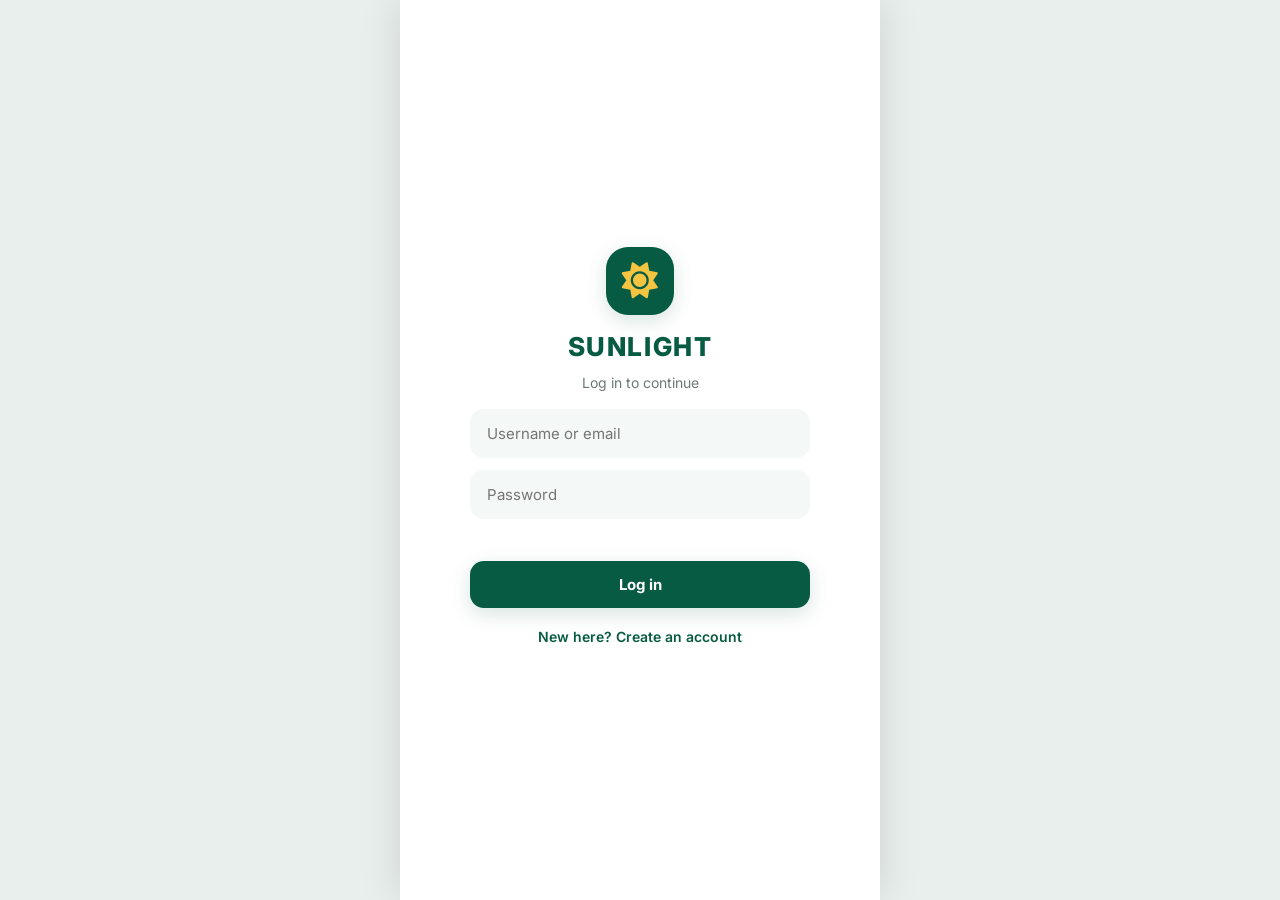
<file: public/index (1).html>
<!DOCTYPE html>
<html lang="en">
<head>
<meta charset="UTF-8">
<meta name="viewport" content="width=device-width, initial-scale=1, viewport-fit=cover">
<meta name="theme-color" content="#075B42">
<title>SUNLIGHT</title>
<link rel="preconnect" href="https://fonts.googleapis.com">
<link rel="preconnect" href="https://fonts.gstatic.com" crossorigin>
<link href="https://fonts.googleapis.com/css2?family=Inter:wght@400;500;600;700;800&display=swap" rel="stylesheet">
<link rel="stylesheet" href="https://cdnjs.cloudflare.com/ajax/libs/font-awesome/6.5.1/css/all.min.css">
<style>
:root{
  --green:#075B42; --green-d:#054733; --gold:#F5C542; --gold-s:rgba(245,197,66,.22);
  --bg:#fff; --text:#17231F; --muted:#6B7A74; --line:#EAF0ED; --soft:#F4F8F6; --blue:#2F9BFF;
  --shadow:0 6px 20px rgba(7,91,66,.16); --r:16px;
}
*{box-sizing:border-box;margin:0;padding:0;-webkit-tap-highlight-color:transparent}
html,body{height:100%;overflow-x:hidden}
body{font-family:'Inter',system-ui,sans-serif;background:#E9EFEC;color:var(--text);font-size:15px}
button{font:inherit;color:inherit;background:none;border:0;cursor:pointer}
input{font:inherit;color:inherit;border:0;outline:0;background:none}
ul{list-style:none}
:focus-visible{outline:2px solid var(--gold);outline-offset:2px}

.app{position:relative;display:flex;flex-direction:column;height:100dvh;max-width:480px;margin:0 auto;background:var(--bg);overflow:hidden;box-shadow:0 0 40px rgba(0,0,0,.12)}

/* header */
.top{position:relative;background:var(--green);color:#fff;padding:calc(10px + env(safe-area-inset-top,0px)) 14px 10px;z-index:20}
.top-row{display:flex;align-items:center;justify-content:space-between;height:42px}
.brand{display:flex;align-items:center;gap:10px}
.logo{width:34px;height:34px;border-radius:11px;background:#fff;display:grid;place-items:center;color:var(--gold);font-size:19px;box-shadow:0 2px 8px rgba(0,0,0,.18)}
.logo i{animation:spin 24s linear infinite}
@keyframes spin{to{transform:rotate(360deg)}}
.brand h1{font-size:20px;font-weight:800;letter-spacing:.06em}
.top-actions{display:flex;gap:2px}
.icon-btn{width:40px;height:40px;border-radius:50%;display:grid;place-items:center;font-size:17px;color:inherit;transition:background .2s,transform .15s}
.icon-btn:active{background:rgba(255,255,255,.16);transform:scale(.92)}
.icon-btn.small{width:32px;height:32px;font-size:15px}
.icon-btn.light{color:#fff}
.searchbar{display:flex;align-items:center;gap:10px;background:#fff;color:var(--text);border-radius:14px;padding:0 6px 0 14px;height:0;opacity:0;overflow:hidden;margin-top:0;transition:height .25s,opacity .25s,margin .25s}
.searchbar.open{height:44px;opacity:1;margin-top:10px}
.searchbar i{color:var(--muted);font-size:14px}
.searchbar input{flex:1;min-width:0}
.searchbar .icon-btn{color:var(--muted)}
.dropdown{position:absolute;right:12px;top:calc(54px + env(safe-area-inset-top,0px));width:210px;background:#fff;color:var(--text);border-radius:14px;padding:6px;box-shadow:0 12px 32px rgba(0,0,0,.22);opacity:0;transform:translateY(-8px) scale(.96);transform-origin:top right;pointer-events:none;transition:.18s}
.dropdown.open{opacity:1;transform:none;pointer-events:auto}
.dropdown li{display:flex;align-items:center;gap:12px;padding:12px;border-radius:10px;font-weight:500;cursor:pointer}
.dropdown li i{width:18px;color:var(--green);text-align:center}
.dropdown li:active,.dropdown li:hover{background:var(--soft)}

/* main + views */
main{flex:1;overflow-y:auto;overflow-x:hidden;position:relative;padding-bottom:96px;scrollbar-width:none}
main::-webkit-scrollbar{display:none}
.view{display:none}
.view.active{display:block;animation:fade .28s ease}
@keyframes fade{from{opacity:0;transform:translateY(8px)}to{opacity:1;transform:none}}
.title{font-size:24px;font-weight:800;padding:18px 16px 8px}
.sub{font-size:13px;font-weight:600;color:var(--muted);padding:14px 16px 6px}

/* tabs */
.tabs{display:flex;gap:8px;padding:12px 14px 4px;overflow-x:auto;scrollbar-width:none}
.tabs::-webkit-scrollbar{display:none}
.tab{position:relative;padding:8px 16px;border-radius:20px;background:var(--soft);color:var(--muted);font-weight:600;font-size:14px;white-space:nowrap;display:flex;align-items:center;gap:6px;transition:.25s}
.tab.active{background:var(--green);color:#fff}
.tab.active::after{content:"";position:absolute;left:50%;bottom:-3px;width:18px;height:3px;border-radius:3px;background:var(--gold);transform:translateX(-50%)}
.pill{background:var(--gold);color:var(--text);font-size:11px;font-weight:700;min-width:18px;height:18px;border-radius:9px;display:none;place-items:center;padding:0 5px}
.pill.show{display:grid}

/* stories */
.stories{display:flex;gap:14px;padding:14px 14px 10px;overflow-x:auto;scrollbar-width:none}
.stories::-webkit-scrollbar{display:none}
.story{flex:0 0 64px;text-align:center;font-size:12px;font-weight:500}
.story .avatar{margin:0 auto 6px}
.story span.n{display:block;overflow:hidden;text-overflow:ellipsis;white-space:nowrap}
.ring{border:2px solid var(--green);box-shadow:0 0 0 2px #fff,0 0 0 4px var(--gold);margin:4px}
.ring.seen{border-color:#CBD6D1;box-shadow:0 0 0 2px #fff,0 0 0 4px #E3EAE7}
.add-badge{position:absolute;right:-2px;bottom:-2px;width:22px;height:22px;border-radius:50%;background:var(--gold);color:var(--green-d);border:2px solid #fff;display:grid;place-items:center;font-size:10px}

/* avatar */
.avatar{position:relative;width:52px;height:52px;border-radius:50%;background:var(--green);color:#fff;display:grid;place-items:center;font-weight:700;font-size:18px;flex:none}
.avatar img{position:absolute;inset:0;width:100%;height:100%;border-radius:50%;object-fit:cover}
.avatar.sm{width:40px;height:40px;font-size:15px}
.avatar.big{width:64px;height:64px;font-size:24px}
.avatar .dot{position:absolute;right:0;bottom:1px;width:13px;height:13px;border-radius:50%;background:#2DCB73;border:2.5px solid #fff}

/* rows */
.row{display:flex;align-items:center;gap:13px;padding:11px 16px;cursor:pointer;transition:background .15s;animation:fade .3s ease both}
.row:active{background:var(--soft)}
.row .body{flex:1;min-width:0;border-bottom:1px solid var(--line);padding-bottom:11px;margin-bottom:-11px;padding-top:0}
.row:last-child .body{border-bottom:0}
.line{display:flex;justify-content:space-between;align-items:center;gap:8px}
.line strong{font-weight:600;font-size:16px;overflow:hidden;text-overflow:ellipsis;white-space:nowrap}
.time{font-size:12px;color:var(--muted);flex:none}
.time.new{color:var(--green);font-weight:600}
.preview{color:var(--muted);font-size:14px;margin-top:3px;display:flex;align-items:center;gap:5px;min-width:0}
.preview .txt{overflow:hidden;text-overflow:ellipsis;white-space:nowrap}
.preview .grow{flex:1;min-width:0;display:flex;align-items:center;gap:5px}
.tick{font-size:12px;color:#9AA8A2;flex:none}
.tick.read{color:var(--blue)}
.badge{background:var(--green);color:#fff;font-size:11px;font-weight:700;min-width:20px;height:20px;border-radius:10px;display:grid;place-items:center;padding:0 6px;flex:none}
.fav-ico{color:var(--gold);font-size:12px}
.missed strong,.missed .txt{color:#D64545}
.call-btn{color:var(--green);font-size:17px;width:38px;height:38px;border-radius:50%;display:grid;place-items:center}
.empty{text-align:center;color:var(--muted);padding:48px 24px}
.empty i{font-size:30px;color:var(--gold);margin-bottom:12px;display:block}

/* updates / settings */
.my-status{display:flex;align-items:center;gap:13px;padding:8px 16px}
.my-status p,.profile-card p{color:var(--muted);font-size:13px;margin-top:2px}
.profile-card{display:flex;align-items:center;gap:14px;margin:6px 16px 10px;padding:16px;border-radius:var(--r);background:var(--soft)}
.set-row{display:flex;align-items:center;gap:14px;padding:14px 16px;cursor:pointer}
.set-row:active{background:var(--soft)}
.set-ico{width:36px;height:36px;border-radius:11px;background:var(--gold-s);color:var(--green);display:grid;place-items:center;font-size:15px}
.set-row small{display:block;color:var(--muted);font-size:12px;margin-top:2px}

/* fab */
.fab{position:absolute;right:18px;bottom:88px;width:58px;height:58px;border-radius:50%;background:var(--green);color:#fff;font-size:21px;display:grid;place-items:center;box-shadow:var(--shadow);border:3px solid var(--gold);z-index:15;transition:transform .2s,opacity .2s}
.fab:active{transform:scale(.9)}
.fab.hide{transform:scale(0);opacity:0;pointer-events:none}

/* bottom nav */
.bottom-nav{position:absolute;left:0;right:0;bottom:0;display:flex;background:#fff;border-top:1px solid var(--line);padding:8px 4px calc(8px + env(safe-area-inset-bottom,0px));box-shadow:0 -4px 18px rgba(23,35,31,.06);z-index:16}
.nav-item{flex:1;display:flex;flex-direction:column;align-items:center;gap:4px;font-size:11px;font-weight:500;color:var(--muted);transition:color .2s}
.nav-ico{width:52px;height:30px;border-radius:15px;display:grid;place-items:center;font-size:16px;transition:background .25s}
.nav-item.active{color:var(--green);font-weight:700}
.nav-item.active .nav-ico{background:var(--gold-s)}

/* overlay screens */
.screen{position:absolute;inset:0;background:#fff;z-index:30;display:flex;flex-direction:column;transform:translateX(100%);visibility:hidden;transition:transform .3s cubic-bezier(.3,.8,.3,1),visibility .3s}
.screen.open{transform:none;visibility:visible}
.screen-head{display:flex;align-items:center;gap:8px;background:var(--green);color:#fff;padding:calc(10px + env(safe-area-inset-top,0px)) 8px 10px 6px;min-height:62px}
.screen-head strong{display:block;font-size:17px;font-weight:600}
.screen-head small{display:block;font-size:12px;opacity:.8;margin-top:1px}
.screen-head .grow{flex:1;min-width:0}
.screen > .chat-list,.screen > .sub{flex:none}
#newChat{overflow-y:auto}
.quick button{display:flex;align-items:center;gap:14px;width:100%;padding:12px 16px;font-weight:600;text-align:left}
.quick button:active{background:var(--soft)}
.q-ico{width:44px;height:44px;border-radius:50%;background:var(--gold);color:var(--green-d);display:grid;place-items:center}

/* conversation */
.chat-screen{background:#F3F1EA}
.messages{flex:1;overflow-y:auto;padding:14px 12px;display:flex;flex-direction:column;gap:6px}
.day{align-self:center;background:#fff;color:var(--muted);font-size:12px;font-weight:500;padding:5px 12px;border-radius:10px;margin-bottom:6px;box-shadow:0 1px 2px rgba(0,0,0,.06)}
.msg{max-width:80%;padding:8px 12px 6px;border-radius:14px;font-size:15px;line-height:1.4;word-wrap:break-word;box-shadow:0 1px 2px rgba(0,0,0,.07);animation:pop .22s ease both}
@keyframes pop{from{opacity:0;transform:scale(.94) translateY(6px)}to{opacity:1;transform:none}}
.msg.in{align-self:flex-start;background:#fff;border-top-left-radius:4px}
.msg.out{align-self:flex-end;background:#D5EBDD;border-top-right-radius:4px}
.msg small{display:flex;justify-content:flex-end;align-items:center;gap:4px;font-size:11px;color:var(--muted);margin-top:2px}
.typing{align-self:flex-start;background:#fff;border-radius:14px;padding:11px 14px;display:flex;gap:4px}
.typing i{width:6px;height:6px;border-radius:50%;background:#9AA8A2;animation:bounce 1s infinite}
.typing i:nth-child(2){animation-delay:.15s}.typing i:nth-child(3){animation-delay:.3s}
@keyframes bounce{0%,60%,100%{transform:none}30%{transform:translateY(-4px)}}
.composer{display:flex;align-items:center;gap:6px;padding:8px 8px calc(8px + env(safe-area-inset-bottom,0px));background:#fff;border-top:1px solid var(--line)}
.composer .icon-btn{color:var(--muted)}
.composer input{flex:1;min-width:0;background:var(--soft);border-radius:22px;padding:11px 16px}
.send{width:44px;height:44px;border-radius:50%;background:var(--green);color:#fff;display:grid;place-items:center;font-size:16px;flex:none;transition:transform .15s}
.send:active{transform:scale(.9)}

/* toast */
.toast{position:absolute;left:50%;bottom:100px;transform:translate(-50%,20px);background:var(--text);color:#fff;padding:10px 18px;border-radius:22px;font-size:13px;font-weight:500;opacity:0;pointer-events:none;transition:.25s;z-index:60;white-space:nowrap;max-width:90%}
.toast.show{opacity:1;transform:translate(-50%,0)}

@media (prefers-reduced-motion:reduce){*{animation:none!important;transition:none!important}}

/* auth */
[hidden]{display:none!important}
.auth{z-index:50;justify-content:center;align-items:center;padding:24px;background:#fff}
.auth-card{width:100%;max-width:340px;display:flex;flex-direction:column;gap:12px;text-align:center}
.logo.big{width:68px;height:68px;border-radius:22px;font-size:36px;background:var(--green);color:var(--gold);margin:0 auto 4px;box-shadow:var(--shadow)}
.auth-card h2{font-size:26px;font-weight:800;letter-spacing:.06em;color:var(--green)}
.auth-card p{color:var(--muted);font-size:14px;margin-bottom:6px}
.auth-card label{display:block}
.auth-card input{width:100%;background:var(--soft);border:1.5px solid transparent;border-radius:14px;padding:14px 16px;transition:border-color .2s}
.auth-card input:focus{border-color:var(--gold)}
.auth-err{color:#D64545!important;min-height:18px;margin:0!important;font-size:13px!important}
.auth-btn{background:var(--green);color:#fff;font-weight:700;border-radius:14px;padding:14px;box-shadow:var(--shadow);transition:transform .15s}
.auth-btn:active{transform:scale(.97)}
.auth-btn:disabled{opacity:.6}
.auth-switch{color:var(--green);font-weight:600;font-size:14px;padding:8px}

.auth-btn{display:flex;align-items:center;justify-content:center;gap:10px}
.auth-btn .spin{display:none;width:16px;height:16px;border-radius:50%;border:2.5px solid rgba(255,255,255,.35);border-top-color:var(--gold);animation:rot .7s linear infinite}
.auth-btn.loading .spin{display:inline-block}
@keyframes rot{to{transform:rotate(360deg)}}
.auth-card input:disabled,.auth-switch:disabled{opacity:.6}
</style>
</head>
<body>
<div class="app" id="app">

  <header class="top">
    <div class="top-row">
      <div class="brand">
        <span class="logo"><i class="fa-solid fa-sun"></i></span>
        <h1>SUNLIGHT</h1>
      </div>
      <div class="top-actions">
        <button class="icon-btn" id="cameraBtn" aria-label="Camera"><i class="fa-solid fa-camera"></i></button>
        <button class="icon-btn" id="searchBtn" aria-label="Search"><i class="fa-solid fa-magnifying-glass"></i></button>
        <button class="icon-btn" id="menuBtn" aria-label="Menu"><i class="fa-solid fa-ellipsis-vertical"></i></button>
      </div>
    </div>
    <div class="searchbar" id="searchbar">
      <i class="fa-solid fa-magnifying-glass"></i>
      <input id="searchInput" type="search" placeholder="Search chats and messages" autocomplete="off">
      <button class="icon-btn small" id="searchClose" aria-label="Close search"><i class="fa-solid fa-xmark"></i></button>
    </div>
    <ul class="dropdown" id="menu">
      <li data-act="group"><i class="fa-solid fa-user-group"></i>New group</li>
      <li data-act="star"><i class="fa-regular fa-star"></i>Starred messages</li>
      <li data-act="devices"><i class="fa-solid fa-laptop"></i>Linked devices</li>
      <li data-act="settings"><i class="fa-solid fa-gear"></i>Settings</li>
    </ul>
  </header>

  <main id="main">
    <!-- CHATS -->
    <section class="view active" id="view-chats">
      <nav class="tabs" id="tabs">
        <button class="tab active" data-filter="all">All</button>
        <button class="tab" data-filter="unread">Unread<span class="pill" id="unreadCount"></span></button>
        <button class="tab" data-filter="fav">Favorites</button>
        <button class="tab" data-filter="group">Groups</button>
      </nav>
      <div class="stories" id="stories"></div>
      <div class="chat-list" id="chatList"></div>
    </section>

    <!-- UPDATES -->
    <section class="view" id="view-updates">
      <h2 class="title">Updates</h2>
      <div class="my-status" id="myStatus"></div>
      <h3 class="sub">Recent updates</h3>
      <div class="chat-list" id="updateList"></div>
    </section>

    <!-- COMMUNITIES -->
    <section class="view" id="view-communities">
      <h2 class="title">Communities</h2>
      <div class="chat-list" id="communityList"></div>
    </section>

    <!-- CALLS -->
    <section class="view" id="view-calls">
      <h2 class="title">Calls</h2>
      <div class="chat-list" id="callList"></div>
    </section>

    <!-- SETTINGS -->
    <section class="view" id="view-settings">
      <h2 class="title">Settings</h2>
      <div class="profile-card" id="profileCard"></div>
      <div class="settings-list" id="settingsList"></div>
    </section>
  </main>

  <button class="fab" id="fab" aria-label="New chat"><i class="fa-solid fa-message"></i></button>

  <nav class="bottom-nav" id="bottomNav">
    <button class="nav-item active" data-view="chats"><span class="nav-ico"><i class="fa-solid fa-message"></i></span>Chats</button>
    <button class="nav-item" data-view="updates"><span class="nav-ico"><i class="fa-regular fa-circle-dot"></i></span>Updates</button>
    <button class="nav-item" data-view="communities"><span class="nav-ico"><i class="fa-solid fa-users"></i></span>Communities</button>
    <button class="nav-item" data-view="calls"><span class="nav-ico"><i class="fa-solid fa-phone"></i></span>Calls</button>
    <button class="nav-item" data-view="settings"><span class="nav-ico"><i class="fa-solid fa-gear"></i></span>Settings</button>
  </nav>

  <!-- NEW CHAT -->
  <div class="screen" id="newChat">
    <div class="screen-head">
      <button class="icon-btn light" data-close="newChat" aria-label="Back"><i class="fa-solid fa-arrow-left"></i></button>
      <div><strong>New chat</strong><small id="contactCount"></small></div>
    </div>
    <div class="quick">
      <button data-act="group"><span class="q-ico"><i class="fa-solid fa-user-group"></i></span>New group</button>
      <button data-act="contact"><span class="q-ico"><i class="fa-solid fa-user-plus"></i></span>New contact</button>
      <button data-act="community"><span class="q-ico"><i class="fa-solid fa-users"></i></span>New community</button>
    </div>
    <h3 class="sub">Contacts on SUNLIGHT</h3>
    <div class="chat-list" id="contactList"></div>
  </div>

  <!-- CONVERSATION -->
  <div class="screen chat-screen" id="chatScreen">
    <div class="screen-head">
      <button class="icon-btn light" data-close="chatScreen" aria-label="Back"><i class="fa-solid fa-arrow-left"></i></button>
      <div class="avatar sm" id="chatAvatar"></div>
      <div class="grow"><strong id="chatName"></strong><small id="chatState"></small></div>
      <button class="icon-btn light" id="favBtn" aria-label="Favorite"><i class="fa-regular fa-star"></i></button>
      <button class="icon-btn light" data-toast="Voice call"><i class="fa-solid fa-phone"></i></button>
    </div>
    <div class="messages" id="messages"></div>
    <form class="composer" id="composer">
      <button type="button" class="icon-btn" data-toast="Attachments"><i class="fa-solid fa-paperclip"></i></button>
      <input id="msgInput" type="text" placeholder="Message" autocomplete="off">
      <button class="send" id="sendBtn" aria-label="Send"><i class="fa-solid fa-paper-plane"></i></button>
    </form>
  </div>

  <!-- AUTH -->
  <div class="screen auth open" id="auth">
    <form class="auth-card" id="authForm">
      <span class="logo big"><i class="fa-solid fa-sun"></i></span>
      <h2>SUNLIGHT</h2>
      <p id="authSub">Log in to continue</p>
      <label hidden id="nameWrap"><input id="authName" type="text" placeholder="Your name" maxlength="40" autocomplete="name"></label>
      <label hidden id="emailWrap"><input id="authEmail" type="email" placeholder="Email (optional)" maxlength="100" autocomplete="email"></label>
      <label><input id="authUser" type="text" placeholder="Username or email" maxlength="100" autocomplete="username" autocapitalize="none" required></label>
      <label><input id="authPass" type="password" placeholder="Password" autocomplete="current-password" required></label>
      <p class="auth-err" id="authErr"></p>
      <button class="auth-btn" id="authBtn"><span class="spin" aria-hidden="true"></span><span id="authBtnTxt">Log in</span></button>
      <button type="button" class="auth-switch" id="authSwitch">New here? Create an account</button>
    </form>
  </div>

  <div class="toast" id="toast"></div>
</div>
<script>
'use strict';
const $ = (s, r = document) => r.querySelector(s);
const $$ = (s, r = document) => [...r.querySelectorAll(s)];
const esc = s => String(s).replace(/[&<>"']/g, c => ({ '&': '&amp;', '<': '&lt;', '>': '&gt;', '"': '&quot;', "'": '&#39;' }[c]));
const COLORS = ['#075B42', '#0E7C5A', '#8A6D0B', '#2F6F8F', '#6B4E9B', '#B5533C'];

let token = localStorage.getItem('sl_token'), me = null, chats = [], users = [], current = null;
let filter = 'all', query = '', pollTimer = null, sigChats = '', sigUsers = '', sigMsgs = '';
const favs = new Set(JSON.parse(localStorage.getItem('sl_favs') || '[]'));

/* ---------- API ---------- */
async function api(path, opts = {}) {
  let res;
  try {
    res = await fetch((window.SUNLIGHT_API || '') + '/api/' + path, {
      method: opts.body ? 'POST' : (opts.method || 'GET'),
      headers: { 'content-type': 'application/json', ...(token ? { authorization: 'Bearer ' + token } : {}) },
      body: opts.body ? JSON.stringify(opts.body) : undefined
    });
  } catch { throw new Error('Cannot reach the server. Check your internet connection.'); }
  const data = await res.json().catch(() => null);
  if (!data) throw new Error(`Unexpected server response (HTTP ${res.status}). Make sure the Worker is deployed.`);
  if (res.status === 401 && token && path !== 'login' && path !== 'register') logout(true);
  if (!res.ok) throw new Error(data.error || 'Something went wrong');
  return data;
}

/* ---------- Helpers ---------- */
const initials = n => n.trim().split(/\s+/).map(w => w[0]).slice(0, 2).join('').toUpperCase();
const avatar = (p, extra = '', dot = false) =>
  `<div class="avatar ${extra}" style="background:${COLORS[p.id % COLORS.length]}"><span>${esc(initials(p.name))}</span>${dot && p.online ? '<i class="dot"></i>' : ''}</div>`;
const tickIcon = t => t ? `<i class="fa-solid fa-check-double tick ${t === 'read' ? 'read' : ''}"></i>` : '';
const clock = ts => new Date(ts).toLocaleTimeString([], { hour: '2-digit', minute: '2-digit', hour12: false });
function fmt(ts) {
  const d = new Date(ts), n = new Date();
  if (d.toDateString() === n.toDateString()) return clock(ts);
  if (d.toDateString() === new Date(n - 864e5).toDateString()) return 'Yesterday';
  return d.toLocaleDateString([], { day: 'numeric', month: 'short' });
}
let toastTimer;
function toast(text) {
  const t = $('#toast');
  t.textContent = text; t.classList.add('show');
  clearTimeout(toastTimer);
  toastTimer = setTimeout(() => t.classList.remove('show'), 1800);
}
const openScreen = id => $('#' + id).classList.add('open');
const closeScreen = id => $('#' + id).classList.remove('open');
const empty = (icon, text) => `<div class="empty"><i class="${icon}"></i>${text}</div>`;

/* ---------- Auth ---------- */
let mode = 'login';
function setMode(m) {
  mode = m;
  $('#nameWrap').hidden = m === 'login';
  $('#emailWrap').hidden = m === 'login';
  $('#authUser').placeholder = m === 'login' ? 'Username or email' : 'Username';
  $('#authSub').textContent = m === 'login' ? 'Log in to continue' : 'Create your SUNLIGHT account';
  $('#authBtnTxt').textContent = m === 'login' ? 'Log in' : 'Create account';
  $('#authSwitch').textContent = m === 'login' ? 'New here? Create an account' : 'Already have an account? Log in';
  $('#authPass').autocomplete = m === 'login' ? 'current-password' : 'new-password';
  $('#authErr').textContent = '';
}
$('#authSwitch').addEventListener('click', () => setMode(mode === 'login' ? 'register' : 'login'));
let busy = false;
function setBusy(on) {
  busy = on;
  const b = $('#authBtn');
  b.disabled = on; b.classList.toggle('loading', on); b.setAttribute('aria-busy', on);
  $$('#authForm input').forEach(i => i.disabled = on);
  $('#authSwitch').disabled = on;
  $('#authBtnTxt').textContent = on ? (mode === 'login' ? 'Logging in…' : 'Creating account…') : (mode === 'login' ? 'Log in' : 'Create account');
}
$('#authForm').addEventListener('submit', async e => {
  e.preventDefault();
  if (busy) return;                                   // ignore repeated clicks while a request is running
  const username = $('#authUser').value.trim(), password = $('#authPass').value;
  const name = $('#authName').value.trim(), email = $('#authEmail').value.trim();
  const err = $('#authErr'); err.textContent = '';
  if (!username || !password) { err.textContent = 'Enter your username (or email) and password'; return; }
  if (mode === 'register' && !name) { err.textContent = 'Enter your name'; return; }
  setBusy(true);
  try {
    const d = await api(mode, { body: mode === 'login' ? { username, password } : { name, username, email, password } });
    token = d.token; localStorage.setItem('sl_token', token);
    $('#authPass').value = '';
    await start(d.user);                              // closes the login screen and shows the Chats home
  } catch (e2) { err.textContent = e2.message; }
  setBusy(false);
});

function logout(silent) {
  if (token && !silent) api('logout', { method: 'POST', body: {} }).catch(() => {});
  token = null; me = null; current = null; chats = []; users = [];
  localStorage.removeItem('sl_token');
  clearInterval(pollTimer); sigChats = sigUsers = sigMsgs = '';
  ['chatScreen', 'newChat'].forEach(closeScreen);
  openScreen('auth'); setMode('login');
}

async function start(user) {
  me = user;
  closeScreen('auth');
  renderProfile();
  await Promise.all([loadChats(), loadUsers()]).catch(() => {});
  showView('chats');
  clearInterval(pollTimer);
  pollTimer = setInterval(poll, 4000);
}

/* ---------- Data loading ---------- */
async function loadChats() {
  const d = await api('chats');
  const next = d.chats.map(c => ({
    id: c.id, name: c.name, online: c.online, unread: c.unread, time: fmt(c.last_at), msg: c.last_body,
    tick: c.last_sender === me.id ? (c.last_read ? 'read' : 'delivered') : null
  }));
  const sig = JSON.stringify(next);
  chats = next;
  if (sig !== sigChats) { sigChats = sig; renderChats(); }
}
async function loadUsers() {
  const d = await api('users');
  const sig = JSON.stringify(d.users);
  users = d.users;
  if (sig !== sigUsers) { sigUsers = sig; renderStories(); renderLists(); }
}
function poll() {
  if (!me) return;
  loadChats().catch(() => {}); loadUsers().catch(() => {});
  if ($('#chatScreen').classList.contains('open')) loadMessages().catch(() => {});
}

/* ---------- Rendering ---------- */
function renderChats() {
  const q = query.trim().toLowerCase();
  const list = chats.filter(c =>
    (filter === 'all' || (filter === 'unread' && c.unread) || (filter === 'fav' && favs.has(c.id))) &&
    (!q || c.name.toLowerCase().includes(q) || c.msg.toLowerCase().includes(q)));
  $('#chatList').innerHTML = list.length ? list.map((c, i) => `
    <div class="row" data-id="${c.id}" style="animation-delay:${Math.min(i, 8) * 30}ms">
      ${avatar(c, '', true)}
      <div class="body">
        <div class="line"><strong>${esc(c.name)}</strong><span class="time ${c.unread ? 'new' : ''}">${esc(c.time)}</span></div>
        <div class="preview"><span class="grow">${tickIcon(c.tick)}<span class="txt">${esc(c.msg)}</span></span>
          ${favs.has(c.id) && !c.unread ? '<i class="fa-solid fa-star fav-ico"></i>' : ''}
          ${c.unread ? `<span class="badge">${c.unread}</span>` : ''}</div>
      </div>
    </div>`).join('')
    : q ? empty('fa-regular fa-comment-dots', `No chats match “${esc(query)}”`)
    : filter === 'group' ? empty('fa-solid fa-user-group', 'Groups are coming soon')
    : filter === 'fav' ? empty('fa-regular fa-star', 'Open a chat and tap the star to add a favorite')
    : filter === 'unread' ? empty('fa-solid fa-check-double', 'You’re all caught up')
    : empty('fa-regular fa-comment-dots', 'No chats yet.<br>Tap the green button to start one.');
  const total = chats.filter(c => c.unread).length;
  const pill = $('#unreadCount');
  pill.textContent = total; pill.classList.toggle('show', total > 0);
}

function renderProfile() {
  const mine = avatar(me, '');
  $('#profileCard').innerHTML = `${mine.replace('class="avatar ', 'class="avatar big ')}<div><strong>${esc(me.name)}</strong><p>@${esc(me.username)}</p></div>`;
  $('#myStatus').innerHTML = `${mine.replace('</div>', '<i class="add-badge fa-solid fa-plus"></i></div>')}<div><strong>My status</strong><p>Tap to add a status update</p></div>`;
  $('#settingsList').innerHTML = [
    ['fa-key', 'Account', '@' + me.username, 'Account'],
    ['fa-bell', 'Notifications', 'Message tones', 'Notifications'],
    ['fa-circle-question', 'Help', 'Help centre, contact us', 'Help'],
    ['fa-right-from-bracket', 'Log out', 'Sign out of this device', '__logout']
  ].map(s => `<div class="set-row" data-set="${s[3]}"><span class="set-ico"><i class="fa-solid ${s[0]}"></i></span><div><strong>${s[1]}</strong><small>${esc(s[2])}</small></div></div>`).join('');
}

function renderStories() {
  const mine = `<div class="story" data-toast="Add status"><div class="avatar" style="background:${COLORS[me.id % COLORS.length]}"><span>${esc(initials(me.name))}</span><i class="add-badge fa-solid fa-plus"></i></div><span class="n">My status</span></div>`;
  $('#stories').innerHTML = mine + users.slice(0, 10).map(u =>
    `<div class="story" data-contact="${u.id}">${avatar(u, `ring ${u.online ? '' : 'seen'}`)}<span class="n">${esc(u.name.split(' ')[0])}</span></div>`).join('');
}

function renderLists() {
  const rows = users.map(u => `
    <div class="row" data-contact="${u.id}">${avatar(u, '', true)}
      <div class="body"><div class="line"><strong>${esc(u.name)}</strong></div>
      <div class="preview">${u.online ? 'Online' : '@' + esc(u.username)}</div></div></div>`).join('');
  const none = empty('fa-solid fa-user-plus', 'No contacts yet.<br>Ask a friend to create a SUNLIGHT account.');
  $('#contactList').innerHTML = rows || none;
  $('#updateList').innerHTML = users.length ? users.map(u => `
    <div class="row" data-toast="${esc(u.name)} has no new status">${avatar(u, `ring ${u.online ? '' : 'seen'}`)}
    <div class="body"><div class="line"><strong>${esc(u.name)}</strong></div><div class="preview">No recent updates</div></div></div>`).join('') : none;
  $('#contactCount').textContent = `${users.length} contact${users.length === 1 ? '' : 's'}`;
}
$('#communityList').innerHTML = empty('fa-solid fa-users', 'Communities are coming soon');
$('#callList').innerHTML = empty('fa-solid fa-phone', 'Voice and video calls are coming soon');

/* ---------- Navigation ---------- */
function showView(name) {
  $$('.view').forEach(v => v.classList.toggle('active', v.id === 'view-' + name));
  $$('.nav-item').forEach(b => b.classList.toggle('active', b.dataset.view === name));
  $('#fab').classList.toggle('hide', name !== 'chats');
  $('#main').scrollTop = 0;
  if (name !== 'chats') closeSearch();
}
$('#bottomNav').addEventListener('click', e => { const b = e.target.closest('.nav-item'); if (b) showView(b.dataset.view); });
$('#tabs').addEventListener('click', e => {
  const t = e.target.closest('.tab'); if (!t) return;
  $$('.tab').forEach(x => x.classList.toggle('active', x === t));
  filter = t.dataset.filter; renderChats();
});

/* ---------- Search ---------- */
function closeSearch() {
  $('#searchbar').classList.remove('open');
  $('#searchInput').value = ''; query = ''; if (me) renderChats();
}
$('#searchBtn').addEventListener('click', () => {
  showView('chats');
  const bar = $('#searchbar');
  if (bar.classList.contains('open')) return closeSearch();
  bar.classList.add('open');
  setTimeout(() => $('#searchInput').focus(), 250);
});
$('#searchClose').addEventListener('click', closeSearch);
$('#searchInput').addEventListener('input', e => { query = e.target.value; renderChats(); });

/* ---------- Menu ---------- */
const menu = $('#menu');
$('#menuBtn').addEventListener('click', e => { e.stopPropagation(); menu.classList.toggle('open'); });
document.addEventListener('click', e => { if (!menu.contains(e.target)) menu.classList.remove('open'); });
$('#cameraBtn').addEventListener('click', () => toast('Camera is not available yet'));

function action(act) {
  menu.classList.remove('open');
  if (act === 'settings') { closeScreen('newChat'); showView('settings'); }
  else toast({ group: 'Groups are coming soon', star: 'No starred messages yet', devices: 'No linked devices', contact: 'Contacts appear when friends join', community: 'Communities are coming soon' }[act] || act);
}
$$('[data-act]').forEach(el => el.addEventListener('click', () => action(el.dataset.act)));

document.addEventListener('click', e => {
  const t = e.target.closest('[data-toast]'); if (t) toast(t.dataset.toast);
  const c = e.target.closest('[data-close]'); if (c) closeScreen(c.dataset.close);
  const s = e.target.closest('[data-set]');
  if (s) s.dataset.set === '__logout' ? logout() : toast(s.dataset.set);
});
$('#fab').addEventListener('click', () => { loadUsers().catch(() => {}); openScreen('newChat'); });

/* ---------- Conversation ---------- */
const bubble = m => {
  const out = m.sender_id === me.id;
  return `<div class="msg ${out ? 'out' : 'in'}">${esc(m.body)}<small>${clock(m.created_at)}${out ? tickIcon(m.read_at ? 'read' : 'delivered') : ''}</small></div>`;
};
const scrollDown = () => { const m = $('#messages'); m.scrollTop = m.scrollHeight; };
const updateFav = () => { $('#favBtn i').className = (current && favs.has(current.id) ? 'fa-solid' : 'fa-regular') + ' fa-star'; };

function openChat(id) {
  const p = users.find(u => u.id === +id) || chats.find(c => c.id === +id); if (!p) return;
  current = p; sigMsgs = '';
  $('#chatAvatar').outerHTML = avatar(p, 'sm').replace('class="avatar sm"', 'class="avatar sm" id="chatAvatar"');
  $('#chatName').textContent = p.name;
  $('#chatState').textContent = p.online ? 'online' : 'offline';
  $('#messages').innerHTML = '';
  updateFav(); openScreen('chatScreen'); closeScreen('newChat');
  loadMessages(true).then(loadChats).catch(err => toast(err.message));
}
async function loadMessages(force) {
  if (!current) return;
  const who = current;
  const d = await api('messages?with=' + who.id);
  if (current !== who) return;
  const sig = d.messages.map(m => m.id + (m.read_at ? 'r' : '')).join();
  $('#chatState').textContent = d.online ? 'online' : 'offline';
  if (!force && sig === sigMsgs) return;
  sigMsgs = sig;
  const box = $('#messages'), near = box.scrollHeight - box.scrollTop - box.clientHeight < 120;
  let lastDay = '';
  box.innerHTML = d.messages.length ? d.messages.map(m => {
    const day = new Date(m.created_at).toDateString(); let h = '';
    if (day !== lastDay) { lastDay = day; h = `<div class="day">${day === new Date().toDateString() ? 'Today' : new Date(m.created_at).toLocaleDateString([], { day: 'numeric', month: 'short' })}</div>`; }
    return h + bubble(m);
  }).join('') : '<div class="day">Say hello 👋</div>';
  if (force || near) scrollDown();
}

$('#chatList').addEventListener('click', e => { const r = e.target.closest('[data-id]'); if (r) openChat(r.dataset.id); });
document.addEventListener('click', e => { const r = e.target.closest('[data-contact]'); if (r) openChat(r.dataset.contact); });
$('#favBtn').addEventListener('click', () => {
  if (!current) return;
  favs.has(current.id) ? favs.delete(current.id) : favs.add(current.id);
  localStorage.setItem('sl_favs', JSON.stringify([...favs]));
  updateFav(); renderChats();
  toast(favs.has(current.id) ? 'Added to favorites' : 'Removed from favorites');
});
$('#composer').addEventListener('submit', async e => {
  e.preventDefault();
  const input = $('#msgInput'), body = input.value.trim();
  if (!body || !current) return;
  input.value = '';
  try {
    await api('messages', { body: { to: current.id, body } });
    await loadMessages(true); loadChats();
  } catch (err) { toast(err.message); input.value = body; }
});

/* ---------- Init ---------- */
setMode('login');
if (token) api('me').then(d => start(d.user)).catch(() => logout(true));
</script>
</body>
</html>
</file>
